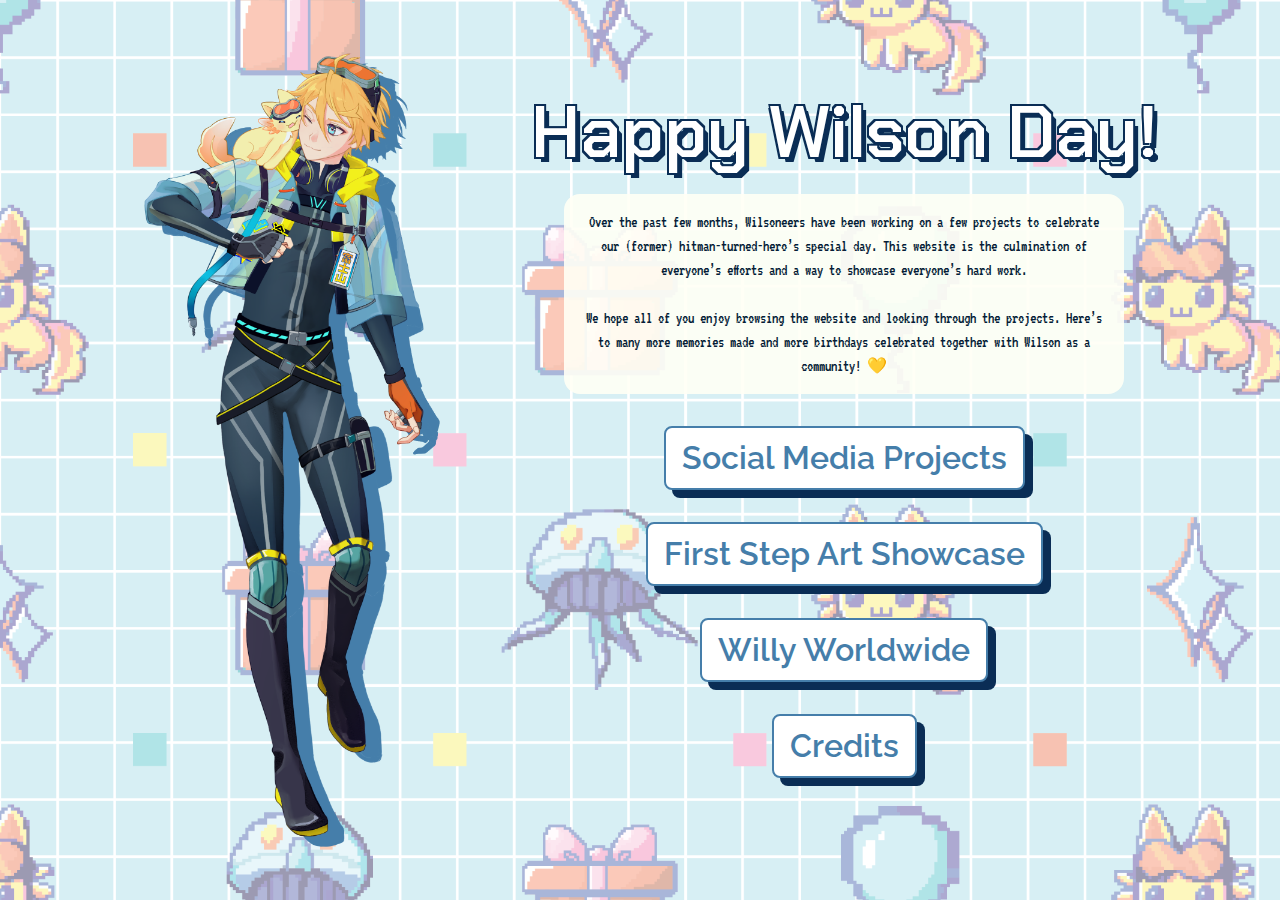
<file: index.html>
<!DOCTYPE html>
<html lang="en">
	<head>
		<meta charset="utf-8" />
		<title>Happy Wilson Day!</title>
		<meta content="Happy Birthday Wilson!" name="application-name" property="og:title" />
		<meta
			content="Fanmade unofficial website for Yu Q. Wilson's Birthday 2024."
			name="description"
			property="og:description"
		/>
		<meta content="nijisanji, nijisanji en, wilson, yu q wilson, birthday, wilson" name="keywords" />
		<meta property="og:type" content="website" />
		<meta content="width=device-width, initial-scale=1" name="viewport" />
		<link rel="icon" type="image/x-icon" href="assets/favicon.png" />
		<link rel="stylesheet" href="style.css" />

		<!-- loading fonts -->
		<link rel="preconnect" href="https://fonts.googleapis.com" />
		<link rel="preconnect" href="https://fonts.gstatic.com" crossorigin />
		<link
			href="https://fonts.googleapis.com/css2?family=Chakra+Petch:ital,wght@0,300;0,400;0,500;0,600;0,700;1,300;1,400;1,500;1,600;1,700&family=Nunito:ital,wght@0,200..1000;1,200..1000&family=Raleway:ital,wght@0,100..900;1,100..900&family=VT323&display=swap"
			rel="stylesheet"
		/>

		<!-- loading bootstrap -->
		<link
			rel="stylesheet"
			href="https://cdn.jsdelivr.net/npm/bootstrap@4.0.0/dist/css/bootstrap.min.css"
			integrity="sha384-Gn5384xqQ1aoWXA+058RXPxPg6fy4IWvTNh0E263XmFcJlSAwiGgFAW/dAiS6JXm"
			crossorigin="anonymous"
		/>
	</head>

	<body class="landingbg">
		<main class="landingwrapper container">
			<div class="row m-auto gx-0">
				<div class="col col-auto m-auto landingwillycontainer">
					<img
						id="landingwilly"
						src="assets/landingwilly-shadow.png"
						alt="A full-body illustration of Wilson with a wilsoneer on his shoulder."
					/>
				</div>
				<div class="col col-auto m-auto landingtextcontainer">
					<h1 class="hbdwilson">Happy Wilson Day!</h1>
					<p class="landingtagline">
						Over the past few months, Wilsoneers have been working on a few projects to celebrate our
						(former) hitman-turned-hero’s special day. This website is the culmination of everyone’s efforts
						and a way to showcase everyone’s hard work. <br /><br />
						We hope all of you enjoy browsing the website and looking through the projects. Here’s to many
						more memories made and more birthdays celebrated together with Wilson as a community! 💛
					</p>
					<div class="landingbuttons">
						<a href="sns-projects.html"><button class="btn px-3">Social Media Projects</button></a>
						<br />
						<a href="first-steps.html"><button class="btn px-3">First Step Art Showcase</button></a>
						<br />
						<a href="willy-worldwide.html"><button class="btn px-3">Willy Worldwide</button></a>
						<br />
						<a href="credits.html"><button class="btn px-3">Credits</button></a>
					</div>
				</div>
			</div>
		</main>

		<!-- load jquery, popper, bootstrap -->
		<script
			src="https://code.jquery.com/jquery-3.2.1.slim.min.js"
			integrity="sha384-KJ3o2DKtIkvYIK3UENzmM7KCkRr/rE9/Qpg6aAZGJwFDMVNA/GpGFF93hXpG5KkN"
			crossorigin="anonymous"
		></script>
		<script
			src="https://cdn.jsdelivr.net/npm/popper.js@1.12.9/dist/umd/popper.min.js"
			integrity="sha384-ApNbgh9B+Y1QKtv3Rn7W3mgPxhU9K/ScQsAP7hUibX39j7fakFPskvXusvfa0b4Q"
			crossorigin="anonymous"
		></script>
		<script
			src="https://cdn.jsdelivr.net/npm/bootstrap@4.0.0/dist/js/bootstrap.min.js"
			integrity="sha384-JZR6Spejh4U02d8jOt6vLEHfe/JQGiRRSQQxSfFWpi1MquVdAyjUar5+76PVCmYl"
			crossorigin="anonymous"
		></script>
		<!-- load local js -->
		<script src="script.js"></script>
	</body>
</html>
</file>
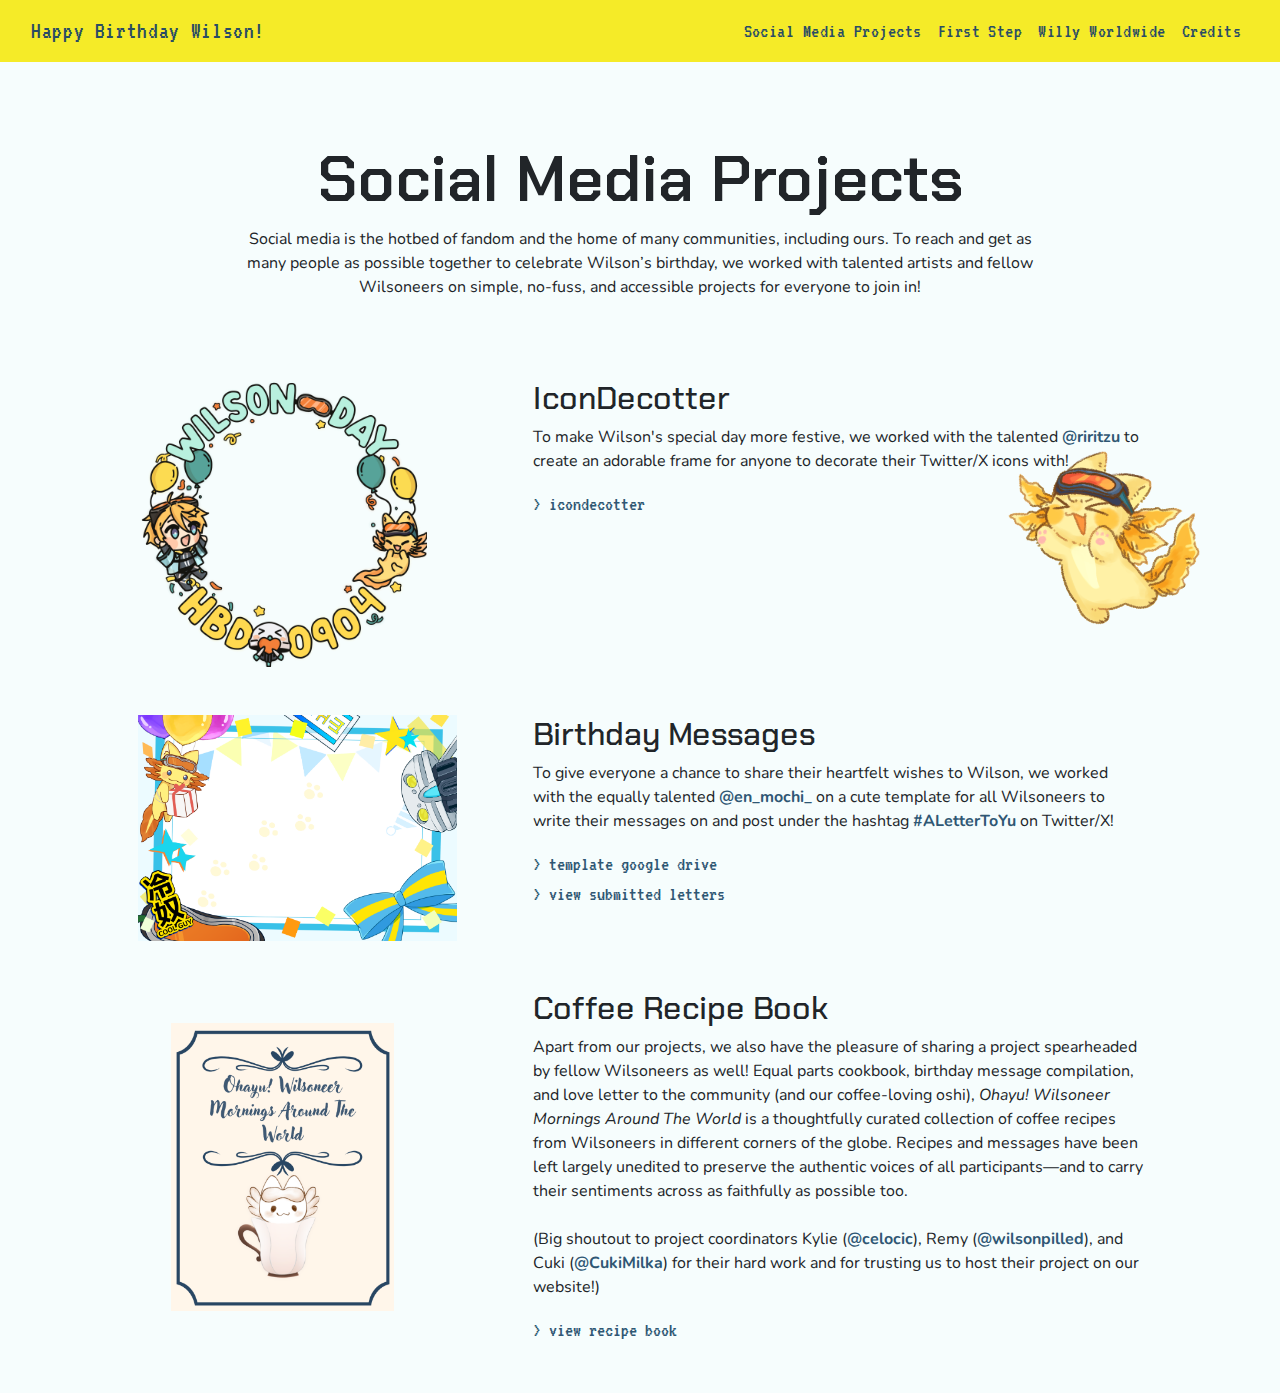
<file: sns-projects.html>
<!DOCTYPE html>
<html lang="en">
	<head>
		<meta charset="utf-8" />
		<title>Social Media Projects</title>
		<meta content="Social Media Projects" name="application-name" property="og:title" />
		<meta
			content="Fanmade unofficial website for Yu Q. Wilson's Birthday 2024."
			name="description"
			property="og:description"
		/>
		<meta content="nijisanji, nijisanji en, wilson, yu q wilson, birthday, wilson" name="keywords" />
		<meta property="og:type" content="website" />
		<meta content="width=device-width, initial-scale=1" name="viewport" />
		<link rel="icon" type="image/x-icon" href="assets/favicon.png" />
		<link rel="stylesheet" href="style.css" />

		<!-- loading fonts -->
		<link rel="preconnect" href="https://fonts.googleapis.com" />
		<link rel="preconnect" href="https://fonts.gstatic.com" crossorigin />
		<link
			href="https://fonts.googleapis.com/css2?family=Chakra+Petch:ital,wght@0,300;0,400;0,500;0,600;0,700;1,300;1,400;1,500;1,600;1,700&family=Nunito:ital,wght@0,200..1000;1,200..1000&family=VT323&display=swap"
			rel="stylesheet"
		/>

		<!-- loading bootstrap -->
		<link
			rel="stylesheet"
			href="https://cdn.jsdelivr.net/npm/bootstrap@4.0.0/dist/css/bootstrap.min.css"
			integrity="sha384-Gn5384xqQ1aoWXA+058RXPxPg6fy4IWvTNh0E263XmFcJlSAwiGgFAW/dAiS6JXm"
			crossorigin="anonymous"
		/>
	</head>

	<body>
		<nav class="navbar navbar-expand-lg navbarfixedheight">
			<div class="container-fluid">
				<a class="navbar-brand" href="index.html">Happy Birthday Wilson!</a>
				<button
					class="navbar-toggler custom-toggler"
					type="button"
					data-toggle="collapse"
					data-target="#navbarNav"
					aria-controls="navbarNav"
					aria-expanded="false"
					aria-label="Toggle navigation"
				>
					<span class="navbar-toggler-icon"></span>
				</button>
				<div class="collapse navbar-collapse justify-content-end" id="navbarNav">
					<ul class="navbar-nav">
						<a class="nav-link active" aria-current="page" href="sns-projects.html"
							>Social Media Projects</a
						>
						<a class="nav-link" href="first-steps.html">First Step</a>
						<a class="nav-link" href="willy-worldwide.html">Willy Worldwide</a>
						<a class="nav-link" href="credits.html">Credits</a>
					</ul>
				</div>
			</div>
		</nav>

		<header class="text-center m-auto">
			<h1 class="pagetitle">Social Media Projects</h1>
			<p class="tagline">
				Social media is the hotbed of fandom and the home of many communities, including ours. To reach and get
				as many people as possible together to celebrate Wilson’s birthday, we worked with talented artists and
				fellow Wilsoneers on simple, no-fuss, and accessible projects for everyone to join in!
			</p>
		</header>
		<main class="snswrapper container text-center">
			<div class="snsrow row m-auto gx-0">
				<div class="col col-auto m-auto snsimgwrap">
					<img
						id="icondecotterimg"
						src="assets/icondecotter.PNG"
						alt="An illustrated avatar image frame, including the words 'Wilson Day HBD 0904' as part of it."
					/>
				</div>
				<div class="col col-auto snstextwrap mx-auto">
					<h2 class="snstitle">IconDecotter</h2>
					<p class="snstext">
						To make Wilson's special day more festive, we worked with the talented
						<a href="https://x.com/riritzu"><b>@riritzu</b></a> to create an adorable frame for anyone to
						decorate their Twitter/X icons with!
					</p>
					<a class="snslink" href="https://icondecotter.jp/detail.php?id=100864">> icondecotter</a>
				</div>
			</div>
			<div class="snsrow row m-auto gx-0">
				<div class="col col-auto m-auto snsimgwrap">
					<img
						id="aletterforyuimg"
						src="assets/aletterforyu.png"
						alt="An illustrated letter template with Wilson and birthday-related decorations."
					/>
				</div>
				<div class="col col-auto snstextwrap mx-auto">
					<h2 class="snstitle">Birthday Messages</h2>
					<p class="snstext">
						To give everyone a chance to share their heartfelt wishes to Wilson, we worked with the equally
						talented <a href="https://x.com/en_mochi_"><b>@en_mochi_</b></a> on a cute template for all
						Wilsoneers to write their messages on and post under the hashtag
						<a href="https://x.com/hashtag/ALetterToYu"><b>#ALetterToYu</b></a> on Twitter/X!
					</p>
					<a class="snslink" href="https://drive.google.com/drive/folders/1tZq5jZtavJojWba7QsBCd-EPXjy1dwoO"
						>> template google drive</a
					>
					<br />
					<a class="snslink" href="https://x.com/hashtag/ALetterToYu">> view submitted letters</a>
				</div>
			</div>
			<div class="snsrow row m-auto gx-0">
				<div class="col col-auto m-auto snsimgwrap">
					<img
						id="coffeerecipeimg"
						src="assets/coffeerecipe.png"
						alt="An illustrated cover for the coffee recipe book."
					/>
				</div>
				<div class="col col-auto snstextwrap mx-auto">
					<h2 class="snstitle">Coffee Recipe Book</h2>
					<p class="snstext">
						Apart from our projects, we also have the pleasure of sharing a project spearheaded by fellow
						Wilsoneers as well! Equal parts cookbook, birthday message compilation, and love letter to the
						community (and our coffee-loving oshi), <i>Ohayu! Wilsoneer Mornings Around The World</i> is a
						thoughtfully curated collection of coffee recipes from Wilsoneers in different corners of the
						globe. Recipes and messages have been left largely unedited to preserve the authentic voices of
						all participants—and to carry their sentiments across as faithfully as possible too.
						<br /><br />
						(Big shoutout to project coordinators Kylie (<a href="https://x.com/celocic"><b>@celocic</b></a
						>), Remy (<a href="https://x.com/wilsonpilled"><b>@wilsonpilled</b></a
						>), and Cuki (<a href="https://x.com/CukiMilka"><b>@CukiMilka</b></a
						>) for their hard work and for trusting us to host their project on our website!)
					</p>
					<a class="snslink" href="https://drive.google.com/file/d/1DokeBUaXNBflKy1ZsQigUlfJlkTfcSvr/view"
						>> view recipe book</a
					>
				</div>
			</div>
			<div class="chibi1">
				<img src="assets/chibi1.png" alt="An illustrated chibi Wilsoneer leaping joyfully into the air." />
			</div>
		</main>

		<!-- load jquery, popper, bootstrap -->
		<script
			src="https://code.jquery.com/jquery-3.2.1.slim.min.js"
			integrity="sha384-KJ3o2DKtIkvYIK3UENzmM7KCkRr/rE9/Qpg6aAZGJwFDMVNA/GpGFF93hXpG5KkN"
			crossorigin="anonymous"
		></script>
		<script
			src="https://cdn.jsdelivr.net/npm/popper.js@1.12.9/dist/umd/popper.min.js"
			integrity="sha384-ApNbgh9B+Y1QKtv3Rn7W3mgPxhU9K/ScQsAP7hUibX39j7fakFPskvXusvfa0b4Q"
			crossorigin="anonymous"
		></script>
		<script
			src="https://cdn.jsdelivr.net/npm/bootstrap@4.0.0/dist/js/bootstrap.min.js"
			integrity="sha384-JZR6Spejh4U02d8jOt6vLEHfe/JQGiRRSQQxSfFWpi1MquVdAyjUar5+76PVCmYl"
			crossorigin="anonymous"
		></script>
		<!-- load local js -->
		<script src="script.js"></script>
	</body>
</html>
</file>
<file: style.css>
/* UNIVERSAL ---------------------------------------------------------------- */

html {
	height: 100%;
}

body {
	min-height: 100vh;
	height: 100%;
	background-color: #f6fdfd !important;
	display: flex;
	flex-flow: column;
}

header {
	max-width: 75%;
	padding-top: 5em;
	padding-bottom: 5em;
}

/* LANDING PAGE ------------------------------------------------------------- */

#landingwilly {
	max-height: 90vh;
	vertical-align: middle;
}

.landingwillycontainer {
	white-space: nowrap;
	text-align: center;
	height: 100vh;
}

.landingwillycontainer:before {
	content: "";
	display: inline-block;
	height: 100%;
	vertical-align: middle;
}

.landingwrapper {
	width: 100%;
}

.hbdwilson {
	font-family: "Chakra Petch";
	font-weight: 600;
	font-size: 4.5em;
	max-width: 8.75em;
	text-align: center;
	margin-bottom: 0.25em;
	color: white;
	text-shadow: -2px -2px 0 #0a2d55, 2px -2px 0 #0a2d55, -2px 2px 0 #0a2d55, 5px 5px 0 #0a2d55;
}

.landingtagline {
	font-family: "VT323";
	color: #061d38;
	max-width: 35em;
	text-align: center;
	margin: auto;
	background-color: rgba(255, 255, 245, 0.9);
	padding: 1em;
	margin-bottom: 2em;
	border-radius: 1em;
}

.landingbuttons {
	font-family: "Raleway";
	text-align: center;
}

.landingbuttons button {
	background-color: #ffffff;
	color: #457eaa;
	font-size: 2em;
	font-weight: 600;
	border-radius: 0.25em;
	border: 2px solid #457eaa;
	box-shadow: #0a2d55 0.25em 0.25em 0 0;
	margin-bottom: 1em;
}

.landingbg {
	background-image: url(assets/landing-bg-blue-check-fade.png);
	background-repeat: repeat;
	background-size: 75em;
}

/*NAV BAR --------------------------------------------------------------------*/

.navbar {
	background-color: #f5eb28;
	font-family: "VT323";
	color: #294c65;
}

.navbar a {
	color: #294c65;
}

.navbar a:hover {
	color: #0a2d55;
}

.navbar-brand {
	font-size: 1.5rem !important;
	letter-spacing: 0.04rem;
	color: #457eaa;
}

.nav-link {
	font-size: 1.25rem;
	letter-spacing: 0.03rem;
	color: #457eaa;
}

.custom-toggler .navbar-toggler {
	border-color: #457eaa;
}

.custom-toggler .navbar-toggler-icon {
	background-image: url("data:image/svg+xml;charset=utf8,%3Csvg viewBox='0 0 32 32' xmlns='http://www.w3.org/2000/svg'%3E%3Cpath stroke='rgba(69,126,170, 1)' stroke-width='2' stroke-linecap='round' stroke-miterlimit='10' d='M4 8h24M4 16h24M4 24h24'/%3E%3C/svg%3E");
}

/* SNS PROJECTS PAGE--------------------------------------------------------- */

.snswrapper a {
	color: #2f5774;
}

.snswrapper a:hover {
	color: #0a2d55;
}

.snsimgwrap {
	width: 20em !important;
}

.snsimgwrap img {
	max-width: 20em;
	max-height: 18em;
	margin-bottom: 3em;
}

.snstextwrap {
	max-width: 40em !important;
	text-align: left;
	font-family: "Nunito";
	margin-bottom: 3em;
}

.pagetitle {
	font-family: "Chakra Petch";
	font-size: 4em;
	font-weight: 600;
}

.snstitle {
	font-family: "Chakra Petch";
}

.snslink {
	font-family: "VT323";
	font-size: 1.25em;
}

.chibi1 img {
	max-width: 12em;
	position: absolute;
	right: 5em;
	top: 50%;
}

/* FIRST STEPS PAGE --------------------------------------------------------- */

/* #first-steps-carousel img {
	margin: auto;
	max-height: calc(100vh - 3.9em);
	max-width: 100vw;
	vertical-align: middle;
}

#first-steps-carousel {
	margin: auto;
	width: 100%;
	height: calc(100vh - 3.9em);
}

.carousel-inner {
	width: 100%;
	height: calc(100vh - 3.9em);
}

.imgwrap {
	width: 100%;
	height: calc(100vh - 3.9em);
	white-space: nowrap;
	text-align: center;
}

.imgwrap:before {
	display: inline-block;
	vertical-align: middle;
	height: 100%;
	content: "";
} */

.first-steps-text {
	width: 100vw;
}

.first-steps-title {
	text-align: center;
	color: #ffffff;
	font-family: "Chakra Petch";
	font-weight: 600;
	font-size: 4em;
	width: 80%;
	margin: auto;
}

.first-steps-bodytext {
	text-align: center;
	color: #ffffff;
	font-family: "Nunito";
	width: 80%;
	margin: auto;
}

.first-steps-body {
	background-color: #061d38 !important;
}

.first-steps-caption {
	color: #ffffff;
}

.first-steps-credit {
	font-weight: 600;
	font-family: "Chakra Petch";
	color: #f5eb28;
}

/*OWL CAROUSEL*/

.owl-nav .owl-next {
	position: absolute;
	top: 50%;
	right: 10px;
	opacity: 1;
	font-size: 50px !important;
	z-index: 1;
	height: 1.6em;
	width: 1em;
}

.owl-nav .owl-prev {
	position: absolute;
	top: 50%;
	left: 10px;
	opacity: 1;
	font-size: 50px !important;
	z-index: 1;
	height: 1.6em;
	width: 1em;
}

.owl-nav span {
	position: relative;
	bottom: 0.1em;
}

.owl-carousel .owl-item {
	vertical-align: middle;
}

.owl-carousel .owl-item img {
	display: block;
	margin: auto;
	max-height: calc(100vh - 10.25rem);
	max-width: 100vw;
}

.owl-carousel .owl-item p {
	text-align: center;
	font-family: "Nunito";
}

.owl-carousel .owl-stage {
	display: flex;
	align-items: center;
}

.owl-theme .owl-dots .owl-dot.active span,
.owl-theme .owl-dots .owl-dot:hover span {
	background: #f5eb28;
}

/* WORLDWIDE WILLY ---------------------------------------------------------- */

.tagline {
	font-family: "Nunito";
	max-width: 50em;
	margin: auto;
}

.worldwide-container img {
	max-width: 100%;
	margin-top: 1em;
	margin-bottom: 1em;
}

.worldwide-container .col {
	margin: 1em;
}

#chibi4 {
	max-height: 9em;
	position: absolute;
	left: 4em;
}

#chibi5 {
	max-height: 7em;
	position: absolute;
	right: 4em;
}

/* CREDITS ------------------------------------------------------------------ */

#creditsimg {
	max-width: 100%;
}

.credits-container {
	font-family: "Nunito";
	max-width: 50em !important;
}

.credits-container a {
	color: #0a2d55;
}

.credits-container a:hover {
	color: #061d38;
}

.credits-container .row img {
	width: 7em;
	border-radius: 7em;
}

.credits-container p {
	font-weight: 800;
}

.credits-container h2 {
	font-family: "VT323";
}

.credits-container .col-sm {
	margin-bottom: 3em !important;
}

.chibi2 {
	max-width: 12em;
	position: absolute;
	left: 5em;
}

.chibi3 {
	max-width: 10em;
	position: absolute;
	right: 5em;
	margin-top: -20em;
}

.chibiholder {
	text-align: center;
}

/* MOBILE OPTIMIZATION ------------------------------------------------------ */

@media (max-width: 1000px) {
	header {
		max-width: 90%;
		padding-top: 3em;
		padding-bottom: 3em;
	}

	/* LANDING PAGE */
	#landingwilly {
		max-width: 100% !important;
		max-height: 90% !important;
	}

	.landingwillycontainer {
		max-height: 90vh !important;
	}

	.hbdwilson {
		font-size: 4em;
		max-width: 100%;
	}

	.landingbuttons {
		font-size: 0.75em;
		margin-bottom: 5em !important;
	}

	.landingtextcontainer,
	.landingwillycontainer {
		max-width: 100% !important;
	}

	/* SNS PAGE */
	.snstextwrap,
	.snsimgwrap {
		max-width: 100% !important;
	}

	.snsimgwrap img {
		max-width: 100% !important;
	}

	.pagetitle {
		font-size: 3em;
	}

	.chibi1 {
		position: relative;
		margin: auto;
	}

	.snswrapper {
		margin-bottom: 14em !important;
	}

	/* FIRST STEPS */

	.first-steps-title {
		font-size: 2em;
	}

	/* WILLY WORLDWIDE */

	#chibi4,
	#chibi5 {
		position: static;
	}

	/* CREDITS */

	.chibi2,
	.chibi3 {
		position: static;
		margin: auto;
		display: inline-block;
		text-align: center;
		margin-bottom: 3em;
	}
}
</file>
